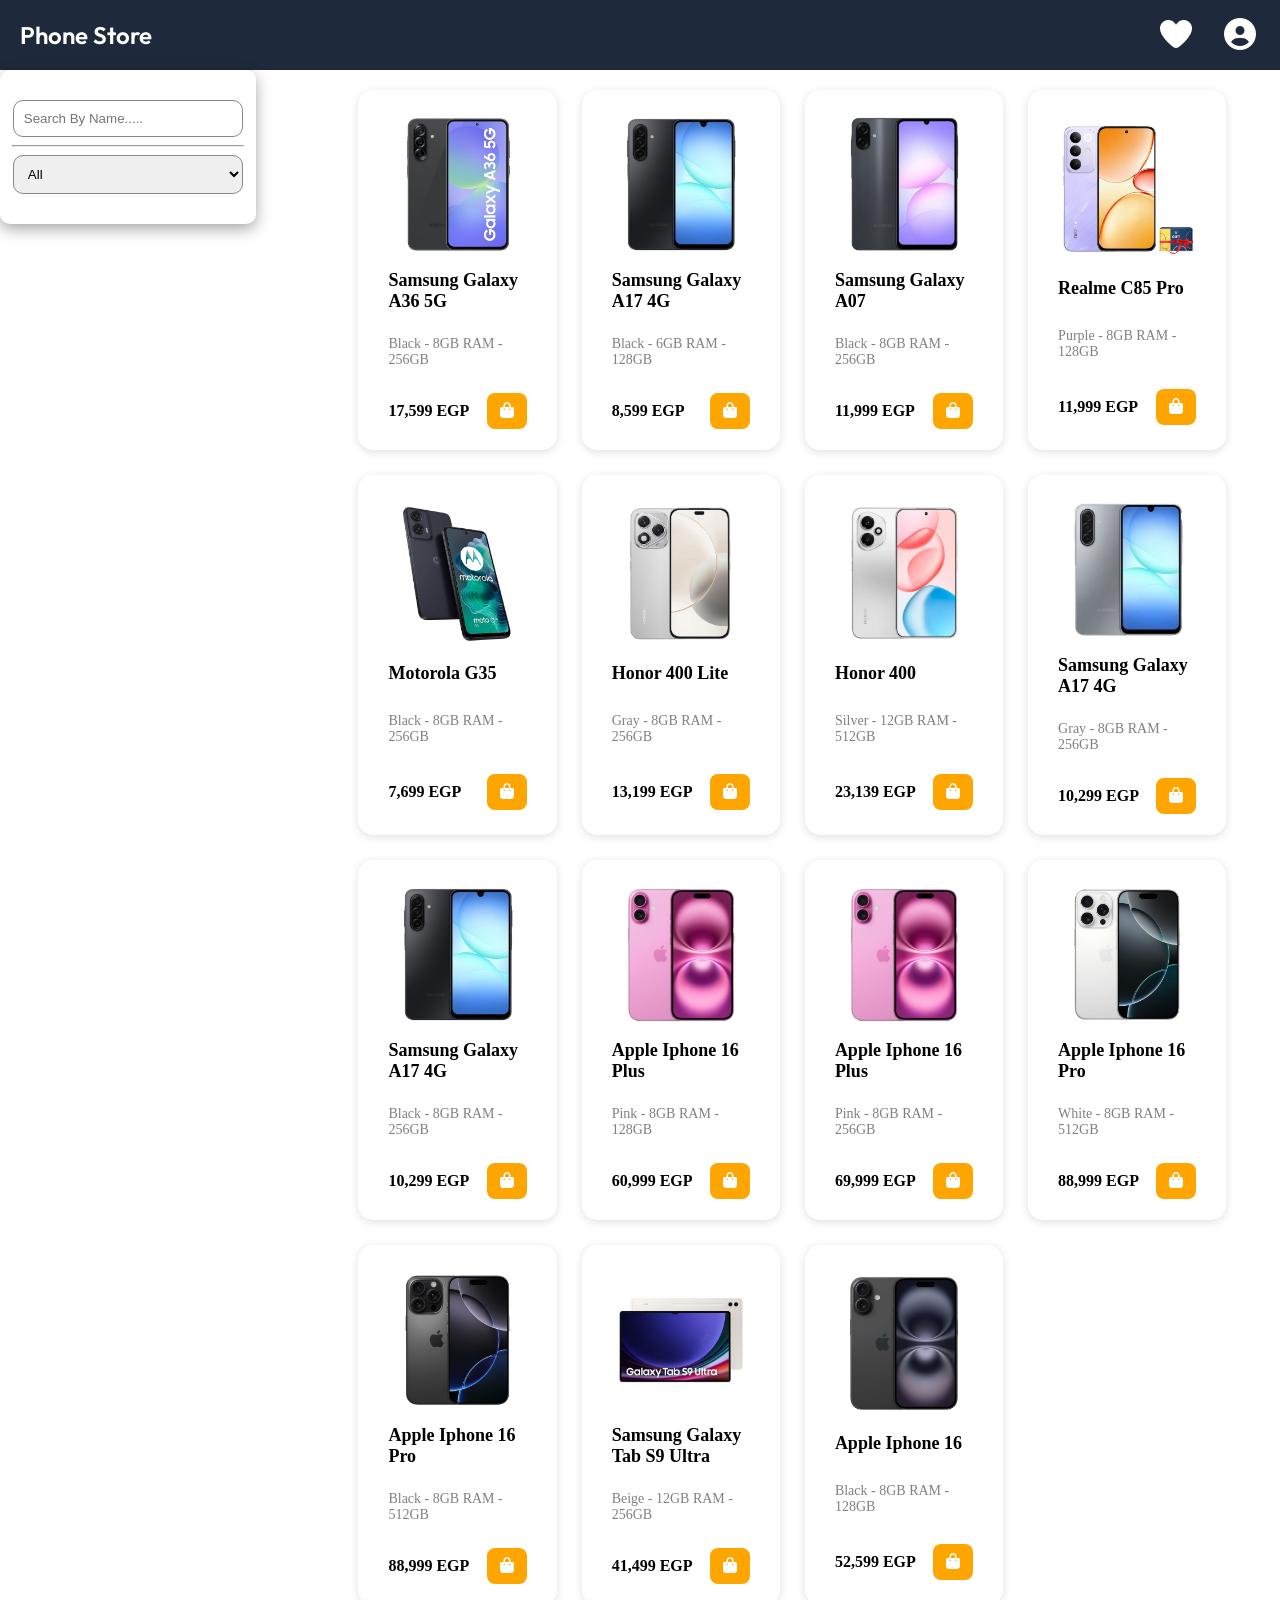
<file: index.html>
<!DOCTYPE html>
<html lang="en">
<head>
    <meta charset="UTF-8">
    <meta name="viewport" content="width=device-width, initial-scale=1.0">
    <link rel="preconnect" href="https://fonts.googleapis.com">
    <link rel="preconnect" href="https://fonts.gstatic.com" crossorigin>
    <link href="https://fonts.googleapis.com/css2?family=Outfit:wght@100..900&display=swap" rel="stylesheet">
    <link rel="stylesheet" href="./css/all.min.css">
    <link rel="stylesheet" href="./css/style.css">
    <link rel="stylesheet" href="./css/media.css">
    <title>Home</title>
</head>
<body>
    <div class="NavBar">
        <a class="Logo" href="./index.html"><h2>Phone Store</h2></a>
        <div>
            <a class="Wishlist" href="./wishlist.html"><i class="fa-solid fa-heart"></i></a>
            <a class="Account" href="./card.html"><i class="fa-solid fa-circle-user"></i></a>
        </div>
    </div>
    <div class="container">
        <div class="side-panel">
            <div class="search">
                <input type="search" name="" id="searchid" placeholder="Search By Name....." oninput="searchProduct()">
            </div>
            <hr>
            <div class="price-filter">
                <select name="price" id="price-filter" onchange="priceFilter()">
                    <option value="All">All</option>
                    <option value="5,000 - 10,000">5,000 EGP - 10,000 EGP</option>
                    <option value="10,000 - 20,000">10,000 EGP - 20,000 EGP</option>
                    <option value="20,000 - 40,000">20,000 EGP - 40,000 EGP</option>
                    <option value="40,000 - 60,000">40,000 EGP - 60,000 EGP</option>
                    <option value="60,000 - 80,000">60,000 EGP - 80,000 EGP</option>
                    <option value="80,000 - 100,000">80,000 EGP - 100,000 EGP</option>
                </select>
            </div>
        </div>
        <div class="products-menu">
            <div id="products-data" class="products"></div>
        </div>

    </div>
    <script src="./js/index.js"></script>

</body>
</html>
</file>
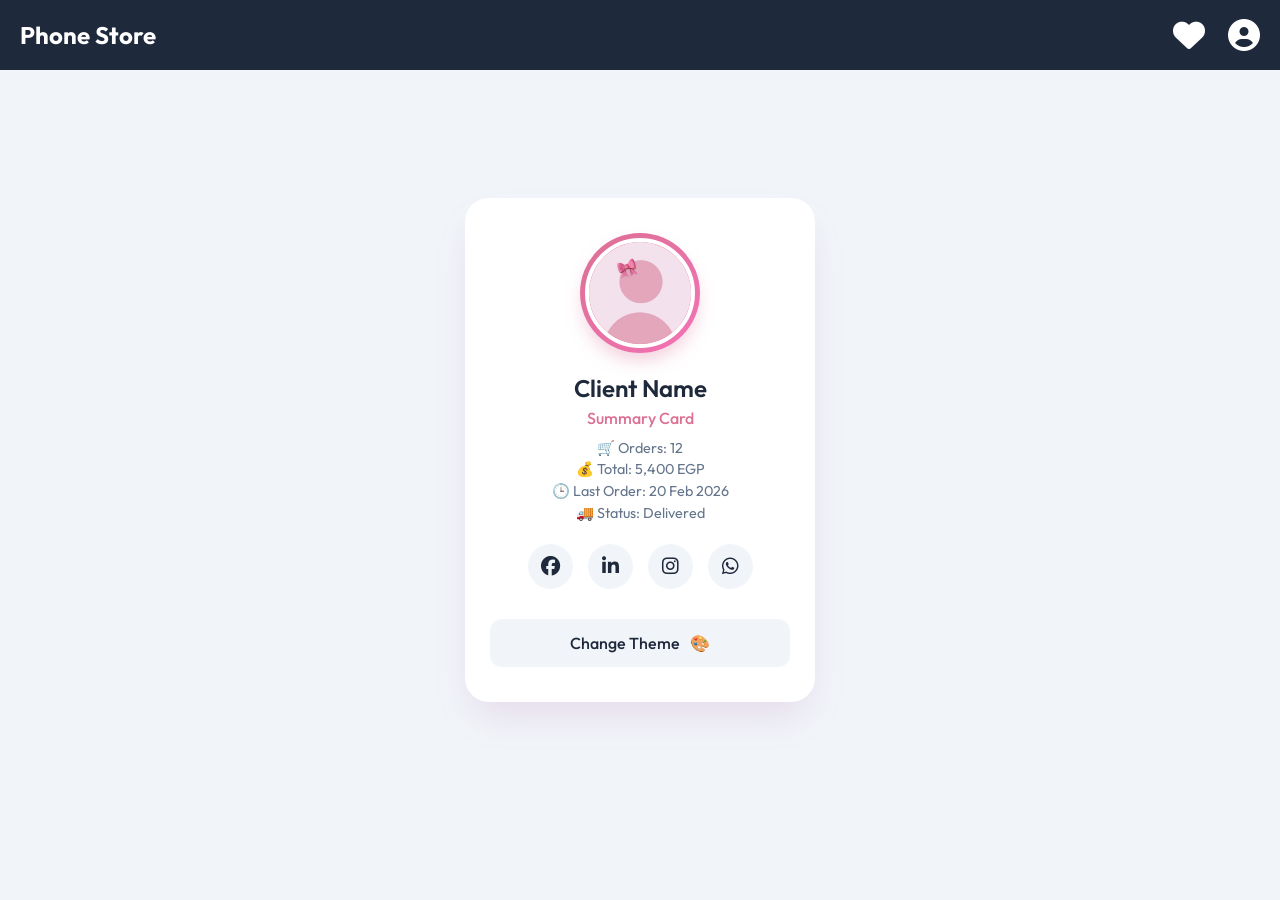
<file: card.html>
<!doctype html>
<html lang="en">

<head>
  <meta charset="UTF-8" />
  <meta name="viewport" content="width=device-width, initial-scale=1.0" />
  <title>Interactive Profile Card</title>
  <link rel="stylesheet" href="https://cdnjs.cloudflare.com/ajax/libs/font-awesome/6.4.0/css/all.min.css" />
  <link rel="stylesheet" href="./css/styleOfCard.css" />
</head>

<body>
  <div class="NavBar">
    <a class="Logo" href="./index.html">
      <h2>Phone Store</h2>
    </a>
    <div>
      <a class="Wishlist" href="./wishlist.html"><i class="fa-solid fa-heart"></i></a>
      <a class="Account" href="./card.html"><i class="fa-solid fa-circle-user"></i></a>
    </div>
  </div>
  <article class="card" id="profile-card">
    <div class="card-image-wrapper">
      <img src="./images/profile.jpg" alt="Hossam Hassan - Profile" class="card-img" />
    </div>
    <header class="card-content">
      <h2 class="card-name">Client Name</h2>
      <p class="card-title">Summary Card</p>
      <p class="card-bio">
        🛒 Orders: 12 <br> 💰 Total: 5,400 EGP <br> 🕒 Last Order: 20 Feb 2026 <br>
        🚚 Status: Delivered
      </p>
    </header>

    <section class="card-socials">
      <a href="#" class="social-link" aria-label="Facebook"><i class="fa-brands fa-facebook"></i></a>
      <a href="#" class="social-link" aria-label="LinkedIn"><i class="fa-brands fa-linkedin-in"></i></a>
      <a href="#" class="social-link" aria-label="Instagram"><i class="fa-brands fa-instagram"></i></a>
      <a href="#" class="social-link" aria-label="WhatsApp"><i class="fa-brands fa-whatsapp"></i></a>
    </section>

    <section class="card-actions">
      <button type="button" class="btn-theme" id="btn-theme-toggle">
        <span class="btn-text">Change Theme</span>
        <span class="btn-icon">🎨</span>
      </button>
    </section>
  </article>
  <script src="./js/main.js"></script>
</body>

</html>
</file>
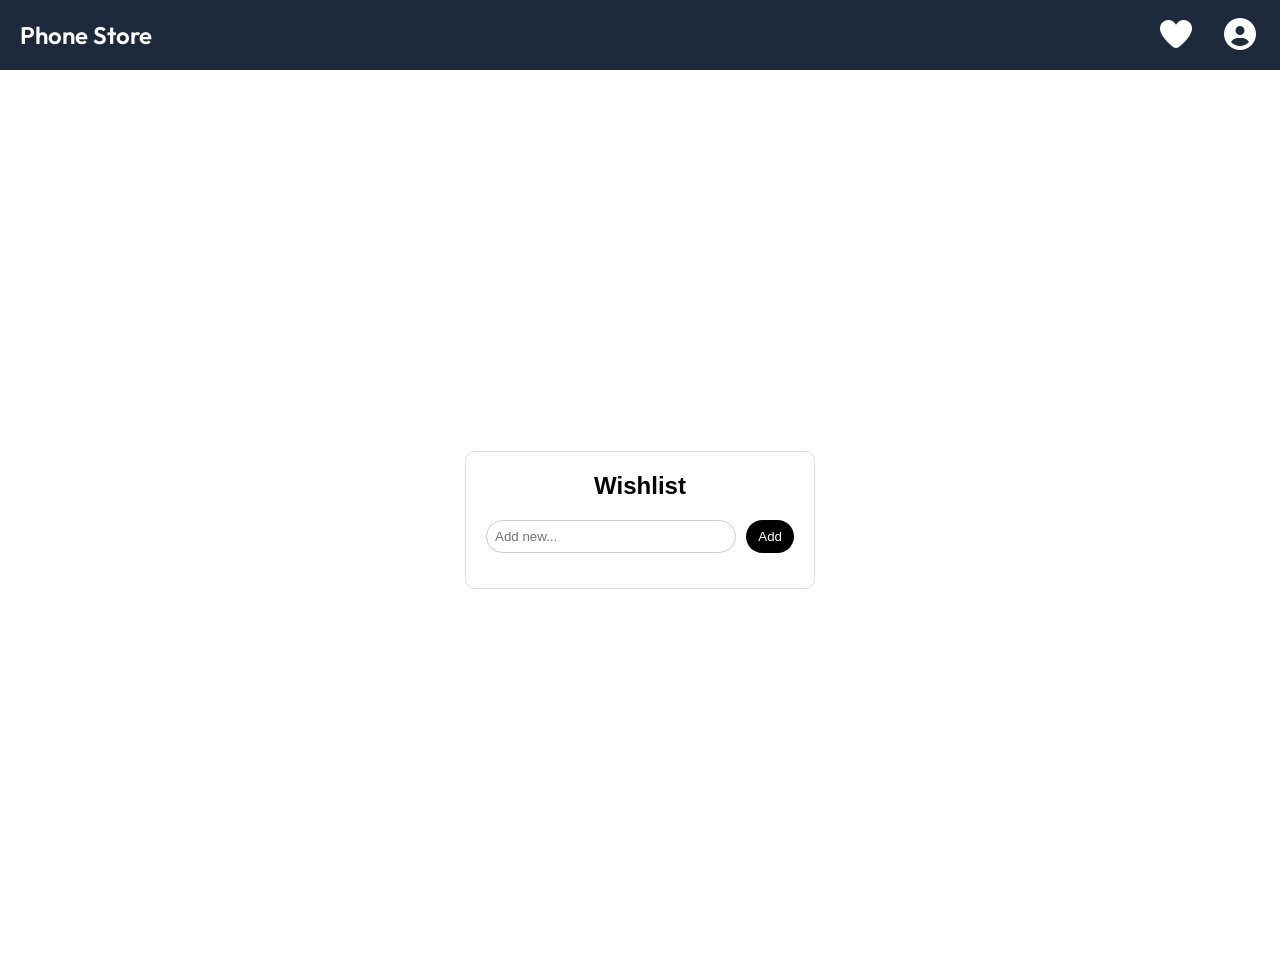
<file: wishlist.html>
<!DOCTYPE html>
<html lang="en">
<head>
    <meta charset="UTF-8">
    <title>Wishlist</title>
    <link rel="preconnect" href="https://fonts.googleapis.com">
    <link rel="preconnect" href="https://fonts.gstatic.com" crossorigin>
    <link href="https://fonts.googleapis.com/css2?family=Outfit:wght@100..900&display=swap" rel="stylesheet">
    <link rel="stylesheet" href="./css/all.min.css">
    <link rel="stylesheet" href="./css/styleOfWishlist.css">
</head>
<body>
<div class="NavBar">
        <a class="Logo" href="./index.html"><h2>Phone Store</h2></a>
        <div>
            <a class="Wishlist" href="./wishlist.html"><i class="fa-solid fa-heart"></i></a>
            <a class="Account" href="./card.html"><i class="fa-solid fa-circle-user"></i></a>
        </div>
    </div>




<div class="all">
    <div class="container">
        <h2>Wishlist</h2>

        <div class="input-box">
            <input type="text" id="taskInput" placeholder="Add new...">
            <button onclick="addTask()">Add</button>
        </div>

        <ul id="taskList"></ul>
    </div>
</div>
    <script src="./js/wishlistMain.js"></script>
</body>
</html>
</file>
<file: css/style.css>
body{
    margin: 0;
}

.NavBar{
    display: flex;
    background-color: #1e293b;
    width: 100%;
    height: 70px;
    justify-content: space-between;
    align-items: center;
}

.Logo{
    text-decoration: none;
    color: white;
    margin-left: 20px;
}

.Logo h2{
    font-family: "Outfit", sans-serif;
    font-weight: 600;
}

.Account, .Wishlist{
    text-decoration: none;
    color: white;
    font-size: 2rem;
    margin-right: 20px;
    transition: all 0.3s ease-in-out;
}

.Account:hover, .Wishlist:hover{
    color: #d7d7d7;
}

.container{
    display: flex;
    justify-content: space-between;
}

.side-panel{
    width: 20%;
    box-shadow: rgba(0, 0, 0, 0.35) 0px 5px 15px;
    border-radius: 10px;
    padding: 30px 0;
    height: fit-content;
}

.products-menu{
    width: 72%;
}

.products{
    width: 100%;
    display: flex;
    flex-wrap: wrap;
    margin: 20px 0;
    gap: 25px;
}

.item{
    display: flex;
    flex-direction: column;
    justify-content: space-evenly;
    border-radius: 15px;
    width: 15%;
    padding: 20px 30px;
    transition: all 0.3s ease-in-out;
    box-shadow: rgba(99, 99, 99, 0.2) 0px 2px 8px 0px;
}

.item:hover{
    transform: translateY(-8px);
    box-shadow: rgba(0, 0, 0, 0.24) 0px 3px 8px;
}

.item h2{
    margin: 10px 0;
    font-size: 1.125rem;
}

.item p{
    font-size: 0.875rem;
    color: gray;
}

.more-info{
    display: flex;
    justify-content: space-between;
    align-items: center;
    margin-top: 10px;
}

.more-info .pPrice{
    padding: 10px 0;
    font-weight: bold;
}

.fa-bag-shopping{
    background: orange;
    color: white;
    padding: 10px;
    border-radius: 8px;
    cursor: pointer;
    transition: all 0.3s ease-in-out;
}

.more-info .fa-bag-shopping:hover {
    background: darkorange;
}

.item img{
    width: 100%;
    height: 150px;
    object-fit: contain;
}

.search input{
    width: 90%;
    padding: 10px;
    border: 1px solid #888;
    border-radius: 10px;
}

.search{
    text-align: center;
}

.price-filter select{
    width: 90%;
    padding: 10px;
    border: 1px solid #888;
    border-radius: 10px;
}

.price-filter{
    text-align: center;
}

.side-panel hr{
    width: 90%;
}
</file>
<file: css/media.css>
@media screen and (max-width: 768px) {
    .container{
        flex-direction: column;
        padding: 10px;
    }

    .side-panel{
        width: 100%;
        margin-bottom: 20px;
    }

    .products-menu{
        width: 90%;
        margin: auto;
    }

    .item{
        width: 80%;
    }

    .item img{
        width: 100%;
        height: 150px;
        object-fit: contain;
    }

    .products{
        flex-direction: column;
        align-items: center;
        justify-content: center;
        gap: 25px 0;
    }
}
</file>
<file: css/styleOfCard.css>
@import url("https://fonts.googleapis.com/css2?family=Outfit:wght@300;400;500;600&display=swap");

* {
  box-sizing: border-box;
  margin: 0;
  padding: 0;
}

body {
  font-family: "Outfit", sans-serif;
  background-color: #f1f5f9;
  min-height: 100vh;
  display: flex;
  justify-content: center;
  align-items: center;
  padding: 20px;
  position: relative;
}
.NavBar{
    display: flex;
    background-color: #1e293b;
    width: 100%;
    height: 70px;
    justify-content: space-between;
    align-items: center;
    position: absolute;
    top: 0;
    left: 0;
}

.Logo{
    text-decoration: none;
    color: white;
    margin-left: 20px;
}

.Account, .Wishlist{
    text-decoration: none;
    color: white;
    font-size: 2rem;
    margin-right: 20px;
    transition: all 0.3s ease-in-out;
}

.Account:hover, .Wishlist:hover{
    color: #d7d7d7;
}

.card {
  --bg-card: #ffffff;
  --text-main: #1e293b;
  --text-muted: #64748b;
  --bg-btn: #f1f5f9;
  --text-btn: #1e293b;
  --hover-btn: #e2e8f0;
  --accent-color: palevioletred;
  --shadow-color: rgba(155, 49, 150, 0.15);
  --social-hover: palevioletred;
}


.card.dark-mode {
  --bg-card: #1e293b;
  --text-main: #f8fafc;
  --text-muted: #94a3b8;
  --bg-btn: #334155;
  --text-btn: #f8fafc;
  --hover-btn: #475569;
  --shadow-color: rgba(0, 0, 0, 0.4);
  --social-hover: #f472b6;
}

.card {
  background-color: var(--bg-card);
  color: var(--text-main);
  width: 100%;
  max-width: 350px;
  text-align: center;
  border-radius: 24px;
  box-shadow: 0 20px 40px -10px var(--shadow-color);
  padding: 35px 25px;
  transition: all 0.4s;
  display: flex;
  flex-direction: column;
  align-items: center;
  gap: 20px;
}

.card-image-wrapper {
  position: relative;
  width: 120px;
  height: 120px;
  border-radius: 50%;
  padding: 5px;
  background: linear-gradient(135deg, palevioletred, #f472b6);
  box-shadow: 0 10px 20px -5px rgba(219, 112, 147, 0.4);
}

.card-img {
  width: 100%;
  height: 100%;
  object-fit: cover;
  border-radius: 50%;
  border: 4px solid var(--bg-card);
  background-color: var(--bg-card); /* Fallback to prevent transparency flashes */
  transition: border-color 0.4s;
}

.card-content {
  width: 100%;
}

.card-name {
  font-size: 1.5rem;
  font-weight: 600;
  margin-bottom: 5px;
  color: var(--text-main);
  transition: color 0.4s;
}

.card-title {
  font-size: 1rem;
  font-weight: 500;
  color: var(--accent-color);
  margin-bottom: 10px;
}

.card-bio {
  font-size: 0.9rem;
  color: var(--text-muted);
  line-height: 1.5;
  transition: color 0.4s;
}

.card-socials {
  display: flex;
  justify-content: center;
  gap: 15px;
  width: 100%;
}

.social-link {
  display: flex;
  justify-content: center;
  align-items: center;
  width: 45px;
  height: 45px;
  border-radius: 50%;
  background-color: var(--bg-btn);
  color: var(--text-main);
  font-size: 1.2rem;
  text-decoration: none;
  transition: all 0.3s ease;
}

.social-link:hover {
  background-color: var(--social-hover);
  color: white;
  transform: translateY(-4px);
  box-shadow: 0 8px 15px -5px rgba(0, 0, 0, 0.2);
}

.card-actions {
  width: 100%;
  margin-top: 10px;
}

.btn-theme {
  display: flex;
  justify-content: center;
  align-items: center;
  gap: 10px;
  width: 100%;
  padding: 14px 20px;
  border-radius: 12px;
  border: none;
  background-color: var(--bg-btn);
  color: var(--text-btn);
  font-size: 1rem;
  font-weight: 500;
  font-family: inherit;
  cursor: pointer;
  transition: all 0.3s ease;
}

.btn-theme:hover {
  background-color: var(--hover-btn);
  transform: scale(1.03);
}

.btn-theme:active {
  transform: scale(0.97);
}
</file>
<file: css/styleOfWishlist.css>
*{
    padding: 0;
    margin: 0;
    box-sizing: border-box;
}

.all{
    background-color: #ffffff;
    font-family: Arial, sans-serif;
    display: flex;
    justify-content: center;
    align-items: center;
    height: 100vh;
}


.container {
    width: 350px;
    padding: 20px;
    border: 1px solid #ddd;
    border-radius: 10px;
    
}

.container h2{
    text-align: center;
    padding-bottom: 20px;
}

.input-box {
    display: flex;
    gap: 10px;
    margin-bottom: 15px;
}

input {
    flex: 1;
    padding: 8px;
    border: 1px solid #ccc;
    border-radius: 20px;
}

button {
    padding: 8px 12px;
    border: none;
    background-color: black;
    color: white;
    border-radius: 5px;
    cursor: pointer;
    border-radius: 20px;
}

ul {
    list-style: none;
    padding: 0;
}

li {
    display: flex;
    align-items: center;
    justify-content: space-between;
    padding: 8px;
    border-bottom: 1px solid #eee;
}

.task-left {
    display: flex;
    align-items: center;
    gap: 10px;
}

.circle {
    width: 18px;
    height: 18px;
    border: 2px solid black;
    border-radius: 50%;
    cursor: pointer;
}

.completed {
    text-decoration: line-through;
    color: gray;
}

.delete {
    cursor: pointer;
    color: red;
    font-weight: bold;
}




.NavBar{
    display: flex;
    background-color: #1e293b;
    width: 100%;
    height: 70px;
    justify-content: space-between;
    align-items: center;
}

.Logo{
    text-decoration: none;
    color: white;
    margin-left: 20px;
}

.Logo h2{
    font-family: "Outfit", sans-serif;
    font-weight: 600;
}

.Account, .Wishlist{
    text-decoration: none;
    color: white;
    font-size: 2rem;
    margin-right: 20px;
    transition: all 0.3s ease-in-out;
}

.Account:hover, .Wishlist:hover{
    color: #d7d7d7;
}
</file>
